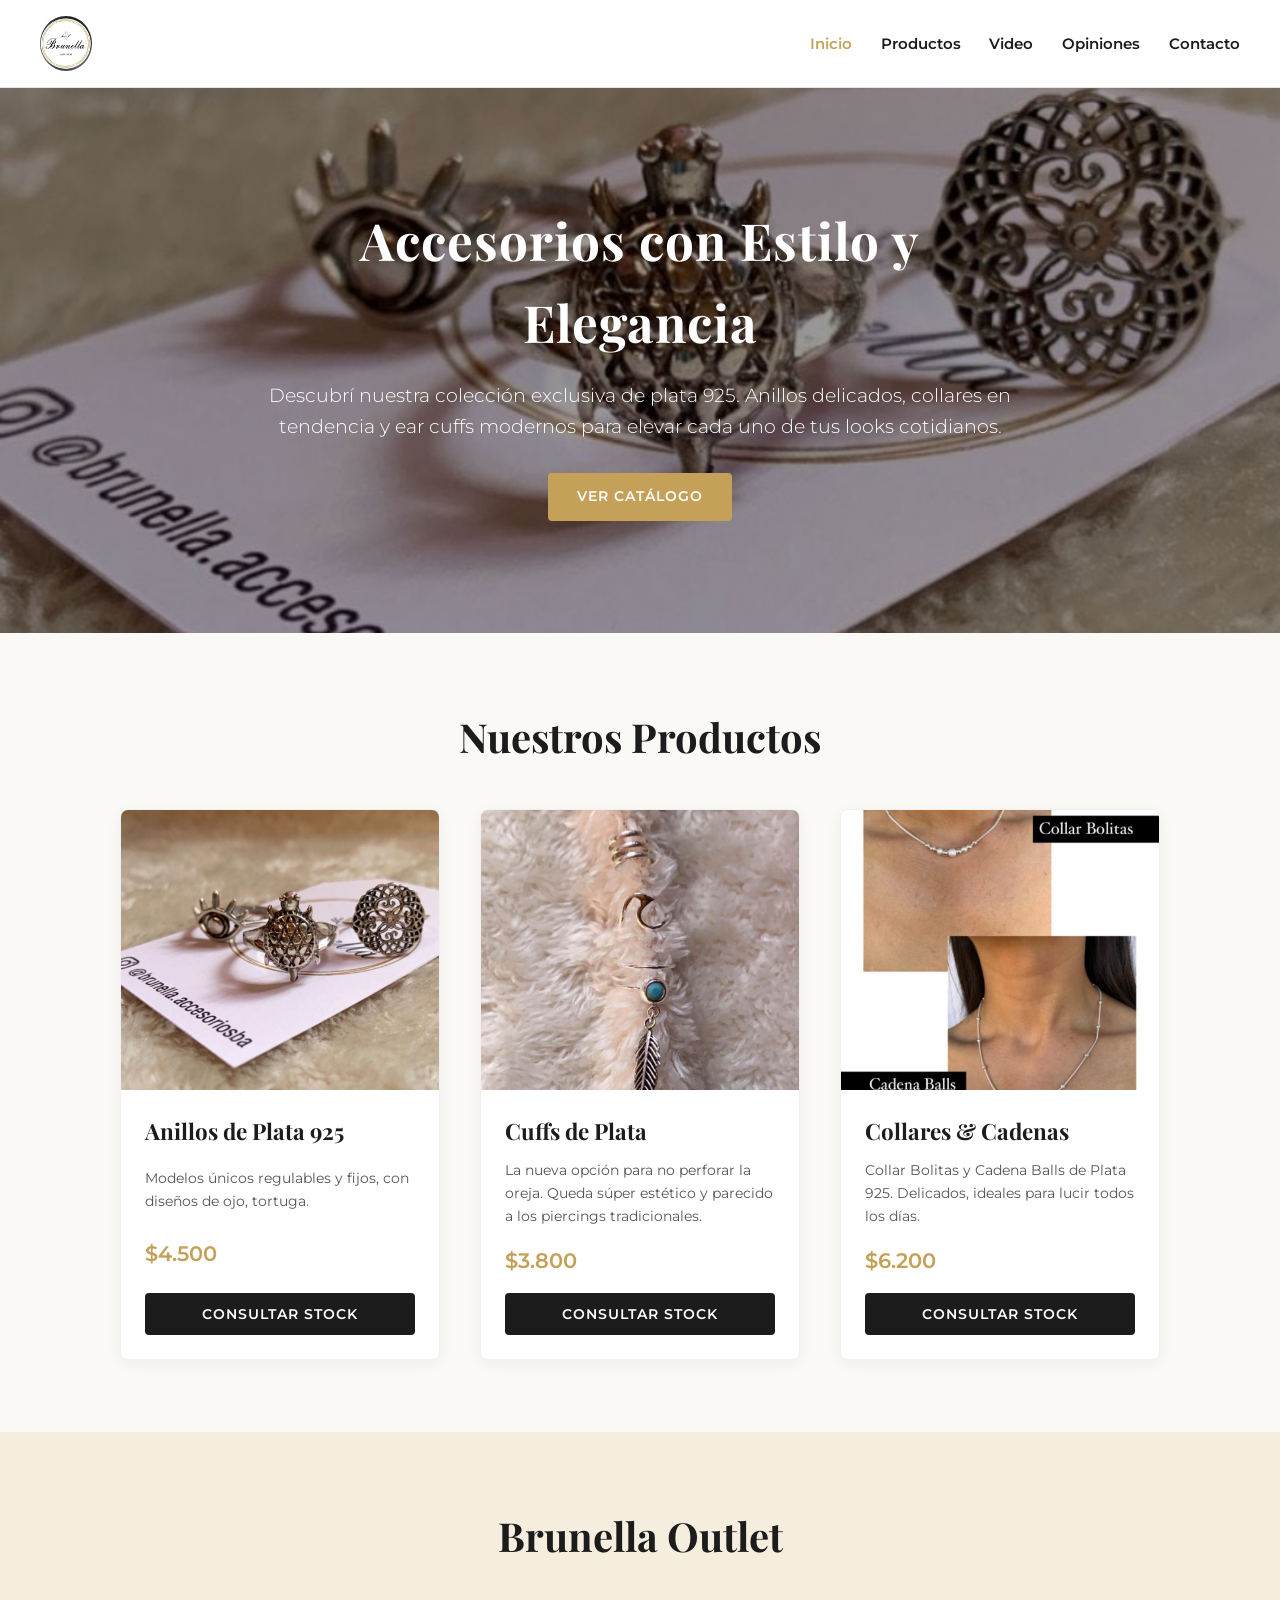
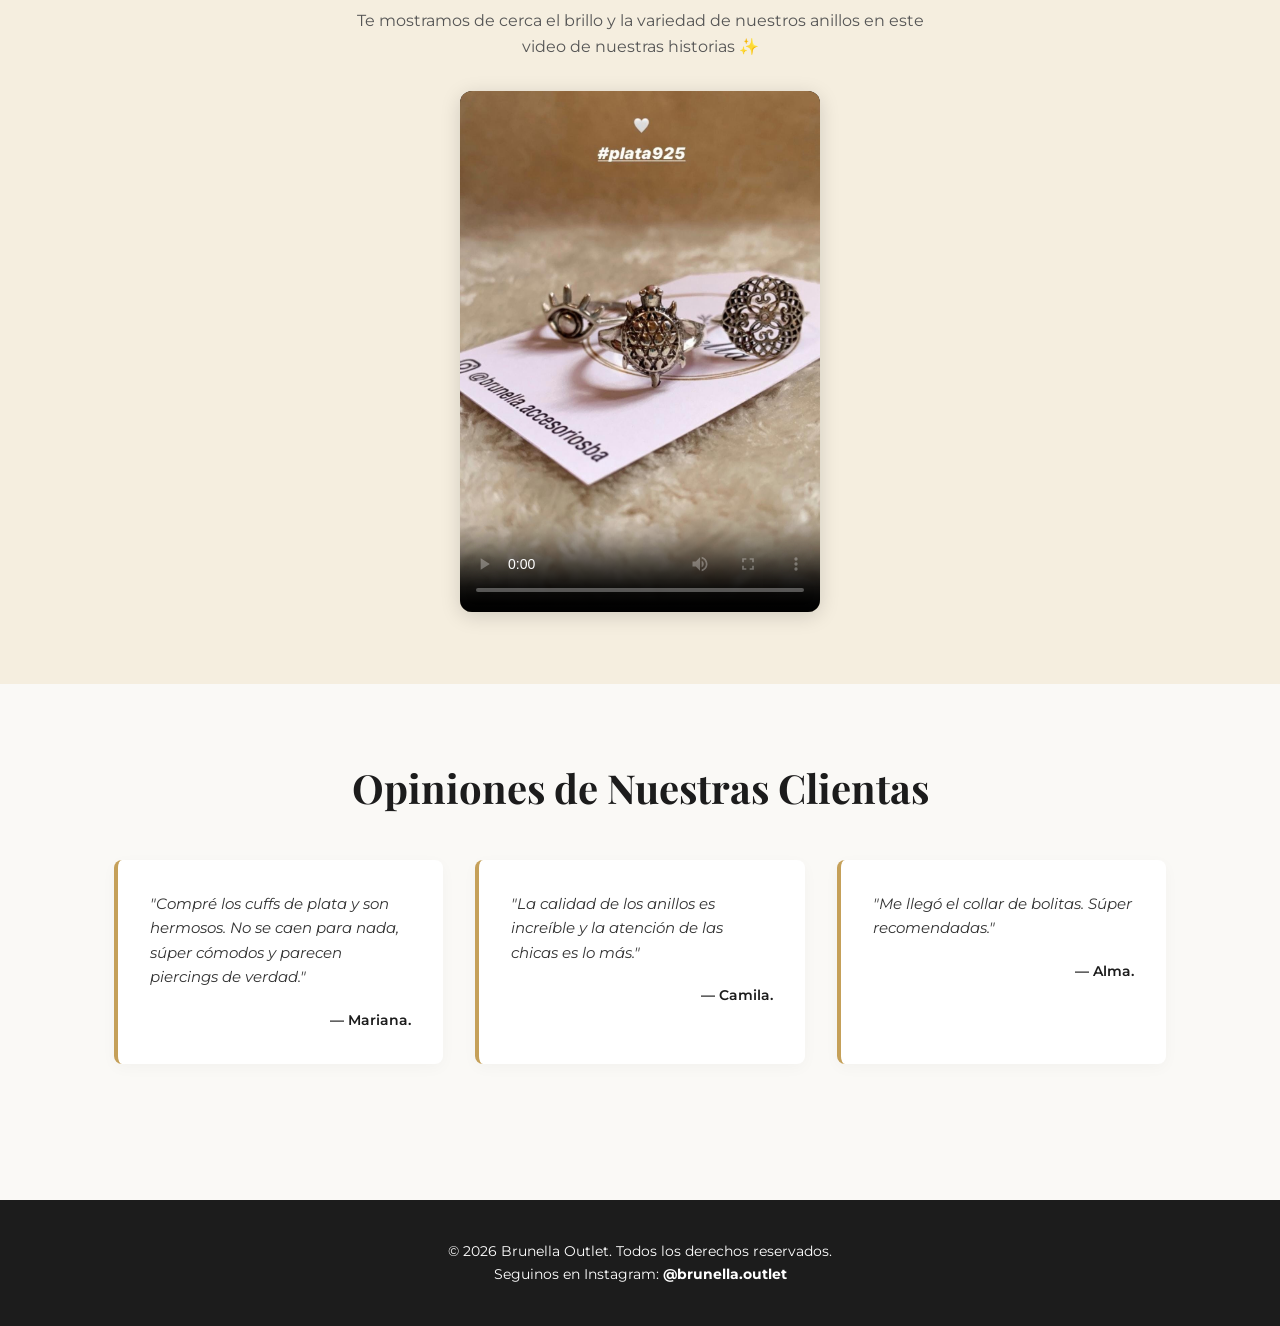
<file: index.html>
<!DOCTYPE html>
<html lang="es">
<head>
    <meta charset="UTF-8">
    <meta name="viewport" content="width=device-width, initial-scale=1.0">
    <title>Brunella Outlet | Joyas y Accesorios de Plata 925</title>
    <!-- Google Fonts -->
    <link rel="preconnect" href="https://fonts.googleapis.com">
    <link rel="preconnect" href="https://fonts.gstatic.com" crossorigin>
    <link href="https://fonts.googleapis.com/css2?family=Montserrat:wght@300;400;600&family=Playfair+Display:wght@600&display=swap" rel="stylesheet">
    <!-- Vinculación del CSS externo -->
    <link rel="stylesheet" href="./css/styles.css">
</head>
<body>

    <!-- HEADER Y NAVEGACIÓN -->
    <header class="header">
        <div class="logo-container">
            <a href="./index.html">
                <img src="./img/logo.jpeg" alt="Brunella Accesorios" class="logo-img">
            </a>
        </div>
        <nav class="nav">
            <ul class="nav-list">
                <li><a href="./index.html" class="nav-link activo">Inicio</a></li>
                <li><a href="#productos" class="nav-link">Productos</a></li>
                <li><a href="#video-seccion" class="nav-link">Video</a></li>
                <li><a href="#resenas" class="nav-link">Opiniones</a></li>
                <li><a href="./pages/contacto.html" class="nav-link">Contacto</a></li>
            </ul>
        </nav>
    </header>

    <!-- CONTENIDO PRINCIPAL -->
    <main>
        <!-- SECCIÓN BANNER / BIENVENIDA -->
        <section class="hero-section">
            <div class="hero-content">
                <h1>Accesorios con Estilo y Elegancia</h1>
                <p>Descubrí nuestra colección exclusiva de plata 925. Anillos delicados, collares en tendencia y ear cuffs modernos para elevar cada uno de tus looks cotidianos.</p>
                <a href="#productos" class="btn btn-hero">Ver Catálogo</a>
            </div>
        </section>

        <!-- SECCIÓN PRODUCTOS (FLEXBOX) -->
        <section id="productos" class="productos-section">
            <h2 class="seccion-titulo">Nuestros Productos</h2>
            <div class="contenedor-tarjetas">
                
                <!-- Card 1: Anillos -->
                <article class="tarjeta-producto">
                    <img src="./img/anillo.png" alt="Anillos de Plata 925 Brunella" class="producto-img">
                    <div class="producto-info">
                        <h3>Anillos de Plata 925</h3>
                        <p class="descripcion">Modelos únicos regulables y fijos, con diseños de ojo, tortuga.</p>
                        <p class="precio">$4.500</p>
                        <button type="button" class="btn btn-card">Consultar stock</button>
                    </div>
                </article>

                <!-- Card 2: Cuffs -->
                <article class="tarjeta-producto">
                    <img src="./img/cuff.png" alt="Ear Cuff" class="producto-img">
                    <div class="producto-info">
                        <h3>Cuffs de Plata</h3>
                        <p class="descripcion">La nueva opción para no perforar la oreja. Queda súper estético y parecido a los piercings tradicionales.</p>
                        <p class="precio">$3.800</p>
                        <button type="button" class="btn btn-card">Consultar stock</button>
                    </div>
                </article>

                <!-- Card 3: Collares -->
                <article class="tarjeta-producto">
                    <img src="./img/collar.png" alt="Collar Bolitas y Cadena Balls Brunella" class="producto-img">
                    <div class="producto-info">
                        <h3>Collares & Cadenas</h3>
                        <p class="descripcion">Collar Bolitas y Cadena Balls de Plata 925. Delicados, ideales para lucir todos los días.</p>
                        <p class="precio">$6.200</p>
                        <button type="button" class="btn btn-card">Consultar stock</button>
                    </div>
                </article>

            </div>
        </section>

      <!-- SECCIÓN MULTIMEDIA (VIDEO LOCAL DE INSTAGRAM) -->
<section id="video-seccion" class="multimedia-section">
    <h2 class="seccion-titulo">Brunella Outlet</h2>
    <p class="subtitulo-seccion">Te mostramos de cerca el brillo y la variedad de nuestros anillos en este video de nuestras historias ✨</p>
    
    <div class="video-container-local">
        <!-- controls para reproducir y clase limpia -->
        <video controls width="360" class="video-instagram" poster="./img/anillo.png">
            <source src="./img/historia.mp4" type="video/mp4">
            Tu navegador no soporta la reproducción de video.
        </video>
    </div>
</section>

        <!-- SECCIÓN RESEÑAS (CSS GRID) -->
        <section id="resenas" class="resenas-section">
            <h2 class="seccion-titulo">Opiniones de Nuestras Clientas</h2>
            <div class="grid-resenas">
                <article class="tarjeta-resena">
                    <p class="resena-texto">"Compré los cuffs de plata y son hermosos. No se caen para nada, súper cómodos y parecen piercings de verdad."</p>
                    <span class="resena-autor">— Mariana.</span>
                </article>
                <article class="tarjeta-resena">
                    <p class="resena-texto">"La calidad de los anillos es increíble y la atención de las chicas es lo más."</p>
                    <span class="resena-autor">— Camila.</span>
                </article>
                <article class="tarjeta-resena">
                    <p class="resena-texto">"Me llegó el collar de bolitas. Súper recomendadas."</p>
                    <span class="resena-autor">— Alma.</span>
                </article>
            </div>
        </section>
    </main>

    <!-- FOOTER -->
    <footer class="footer">
        <p>&copy; 2026 Brunella Outlet. Todos los derechos reservados.</p>
        <p>Seguinos en Instagram: <strong>@brunella.outlet</strong></p>
    </footer>

</body>
</html>
</file>
<file: css/styles.css>
/* ============================================================
   RESET Y VARIABLES GLOBALES
============================================================ */
* {
    margin: 0;
    padding: 0;
    box-sizing: border-box;
}

:root {
    --color-primario: #1c1c1c;
    --color-acento: #c5a059; /* Tono dorado/plata acorde al rubro */
    --color-fondo-claro: #faf9f6;
    --color-blanco: #ffffff;
    --color-texto: #333333;
    --fuente-titulos: 'Playfair Display', serif;
    --fuente-cuerpo: 'Montserrat', sans-serif;
}

body {
    font-family: var(--fuente-cuerpo);
    background-color: var(--color-fondo-claro);
    color: var(--color-texto);
    line-height: 1.6;
}

/* ============================================================
   HEADER Y NAVEGACIÓN
============================================================ */
.header {
    background-color: var(--color-blanco);
    border-bottom: 1px solid #e5e5e5;
    display: flex;
    justify-content: space-between;
    align-items: center;
    padding: 1rem 2.5rem;
    position: sticky;
    top: 0;
    z-index: 100;
}

.logo-container {
    display: flex;
    align-items: center;
}

.logo-img {
    height: 55px;          
    width: auto;           
    border-radius: 50%;    
    display: block;
}

.nav-list {
    list-style: none;
    display: flex;
    gap: 1.8rem;
}

.nav-link {
    text-decoration: none;
    color: var(--color-primario);
    font-size: 0.95rem;
    font-weight: 600;
    transition: color 0.3s ease;
}

.nav-link:hover,
.nav-link.activo {
    color: var(--color-acento);
}

/* ============================================================
   HERO / BANNER (PROPIEDADES BACKGROUND EXIGIDAS)
============================================================ */
.hero-section {
    background: linear-gradient(rgba(0, 0, 0, 0.4), rgba(0, 0, 0, 0.4)), 
                url('../img/anillo.png') center/cover no-repeat;
    color: var(--color-blanco);
    text-align: center;
    padding: 7rem 1.5rem;
}

.hero-content {
    max-width: 800px;
    margin: 0 auto;
}

.hero-content h1 {
    font-family: var(--fuente-titulos);
    font-size: 3.2rem;
    margin-bottom: 1rem;
    letter-spacing: 1px;
}

.hero-content p {
    font-size: 1.2rem;
    margin-bottom: 2rem;
    font-weight: 300;
}

/* ============================================================
   BOTONES
============================================================ */
.btn {
    display: inline-block;
    padding: 0.8rem 1.8rem;
    border-radius: 4px;
    text-decoration: none;
    cursor: pointer;
    border: none;
    font-family: var(--fuente-cuerpo);
    font-weight: 600;
    text-transform: uppercase;
    font-size: 0.85rem;
    letter-spacing: 1px;
    transition: all 0.3s ease;
}

.btn-hero {
    background-color: var(--color-acento);
    color: var(--color-blanco);
}

.btn-hero:hover {
    background-color: #aa8543;
}

.btn-card {
    background-color: var(--color-primario);
    color: var(--color-blanco);
    width: 100%;
    margin-top: 1rem;
}

.btn-card:hover {
    background-color: var(--color-acento);
}

.btn-form {
    background-color: var(--color-acento);
    color: var(--color-blanco);
    width: 100%;
    font-size: 1rem;
    border-radius: 4px;
}

.btn-form:hover {
    background-color: #aa8543;
}

/* ============================================================
   SECCIÓN PRODUCTOS (FLEXBOX RESPONSIVE EXIGIDA)
============================================================ */
.productos-section {
    padding: 4.5rem 1.5rem;
    max-width: 1100px;
    margin: 0 auto;
}

.seccion-titulo {
    font-family: var(--fuente-titulos);
    font-size: 2.5rem;
    text-align: center;
    color: var(--color-primario);
    margin-bottom: 2.5rem;
}

.contenedor-tarjetas {
    display: flex;
    flex-wrap: wrap;
    justify-content: center;
    gap: 2.5rem;
}

.tarjeta-producto {
    background-color: var(--color-blanco);
    border-radius: 8px;
    overflow: hidden;
    box-shadow: 0 4px 15px rgba(0, 0, 0, 0.05);
    flex: 1 1 280px;
    max-width: 320px;
    display: flex;
    flex-direction: column;
    border: 1px solid #f0f0f0;
}

.producto-img {
    width: 100%;
    height: 280px;
    object-fit: cover; /* Evita que la foto se estire */
}

.producto-info {
    padding: 1.5rem;
    display: flex;
    flex-direction: column;
    flex-grow: 1;
    justify-content: space-between;
}

.producto-info h3 {
    font-family: var(--fuente-titulos);
    font-size: 1.4rem;
    margin-bottom: 0.6rem;
    color: var(--color-primario);
}

.producto-info .descripcion {
    font-size: 0.9rem;
    color: #555;
    margin-bottom: 1rem;
}

.producto-info .precio {
    font-size: 1.3rem;
    font-weight: 600;
    color: var(--color-acento);
}

/* ============================================================
   SECCIÓN MULTIMEDIA (VIDEO LOCAL HISTORIA VERTICAL)
============================================================ */
.multimedia-section {
    background-color: #f5eedf; /* Fondo cálido que combina */
    padding: 4.5rem 1.5rem;
    text-align: center;
}

.subtitulo-seccion {
    margin-bottom: 2rem;
    font-size: 1rem;
    color: #555;
    max-width: 600px;
    margin-left: auto;
    margin-right: auto;
}

.video-container-local {
    display: flex;
    justify-content: center;
}

.video-instagram {
    max-width: 100%;
    max-height: 600px; /* Al ser vertical de Instagram no debe comerse la pantalla */
    border-radius: 12px;
    box-shadow: 0 4px 20px rgba(0, 0, 0, 0.15);
    background-color: #000;
}

/* ============================================================
   SECCIÓN RESEÑAS (CSS GRID EXIGIDA)
============================================================ */
.resenas-section {
    padding: 4.5rem 1.5rem;
    max-width: 1100px;
    margin: 0 auto;
}

.grid-resenas {
    display: grid;
    grid-template-columns: repeat(auto-fit, minmax(280px, 1fr));
    gap: 2rem;
}

.tarjeta-resena {
    background-color: var(--color-blanco);
    padding: 2rem;
    border-radius: 8px;
    border-left: 4px solid var(--color-acento);
    box-shadow: 0 4px 15px rgba(0, 0, 0, 0.03);
}

.resena-texto {
    font-style: italic;
    font-size: 0.95rem;
    margin-bottom: 1.2rem;
}

.resena-autor {
    font-weight: 600;
    color: var(--color-primario);
    display: block;
    text-align: right;
    font-size: 0.9rem;
}

/* ============================================================
   CONTACTO (Y RESPONSIVE CON MEDIA QUERIES EXIGIDAS)
============================================================ */
.contacto-main {
    padding: 4rem 1.5rem;
    display: flex;
    justify-content: center;
}

.contacto-section {
    background-color: var(--color-blanco);
    padding: 3rem;
    border-radius: 8px;
    box-shadow: 0 4px 20px rgba(0, 0, 0, 0.05);
    width: 100%;
    max-width: 650px;
    border: 1px solid #f0f0f0;
}

.formulario-contacto {
    display: flex;
    flex-direction: column;
    gap: 1.5rem;
}

.campo-grupo {
    display: flex;
    flex-direction: column;
    gap: 0.5rem;
}

.campo-grupo label {
    font-weight: 600;
    font-size: 0.9rem;
    color: var(--color-primario);
}

.campo-grupo input,
.campo-grupo select,
.campo-grupo textarea {
    padding: 0.8rem;
    border: 1px solid #ccc;
    border-radius: 4px;
    font-family: var(--fuente-cuerpo);
    font-size: 0.95rem;
}

.campo-grupo input:focus,
.campo-grupo select:focus,
.campo-grupo textarea:focus {
    outline: none;
    border-color: var(--color-acento);
}

/* ============================================================
   FOOTER
============================================================ */
.footer {
    background-color: var(--color-primario);
    color: var(--color-blanco);
    text-align: center;
    padding: 2.5rem 1.5rem;
    margin-top: 4rem;
    font-size: 0.9rem;
}

/* ============================================================
   MEDIA QUERIES (RESPONSIVE EXIGIDO)
============================================================ */
@media (max-width: 768px) {
    .header {
        flex-direction: column;
        gap: 1rem;
        padding: 1.5rem;
    }

    .nav-list {
        gap: 1.2rem;
    }

    .hero-content h1 {
        font-size: 2.2rem;
    }

    .contacto-section {
        padding: 1.8rem;
    }
}
</file>
